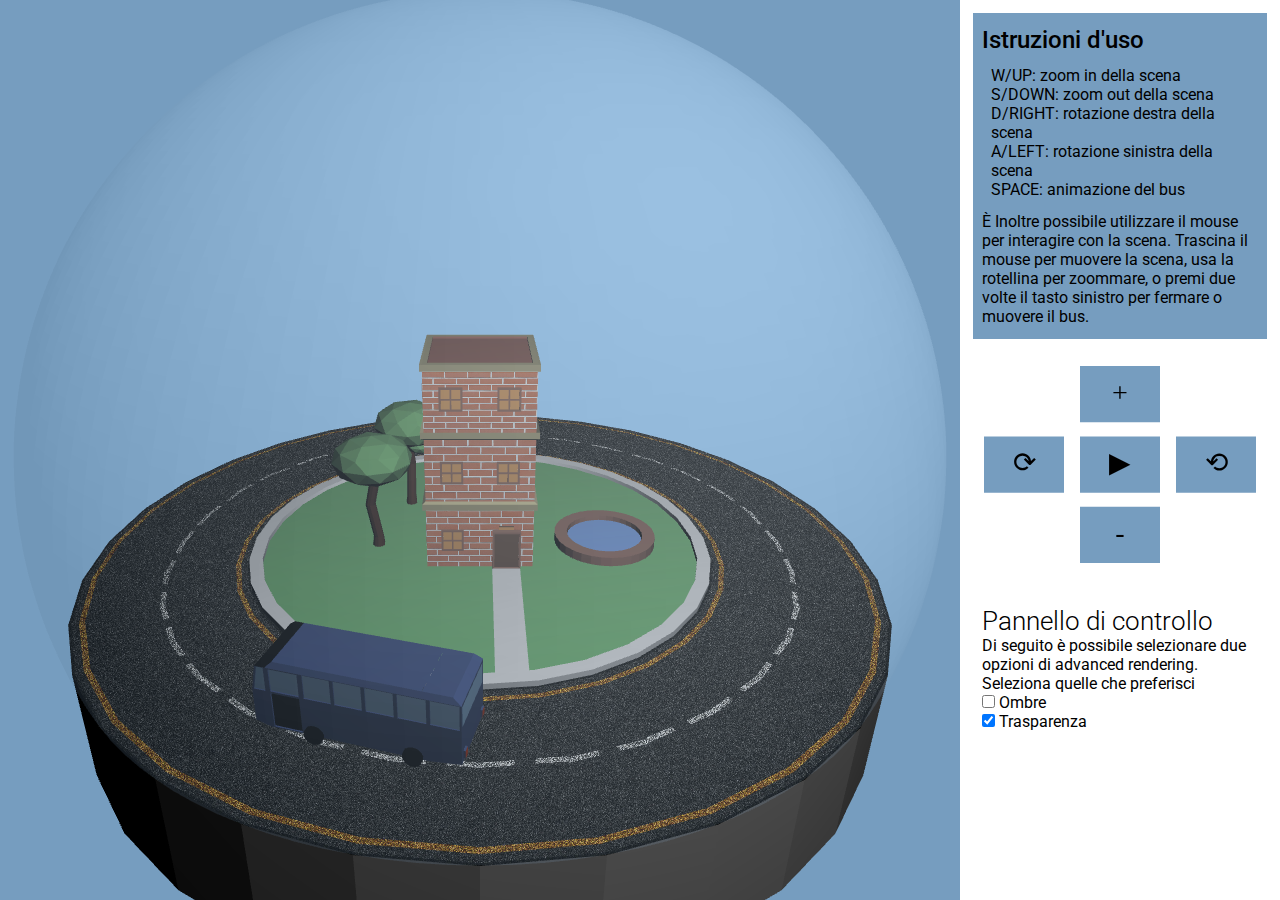
<file: project/index.html>
<!doctype html>
<html lang="en">
<head>
    <meta charset="UTF-8">
    <meta content="width=device-width, user-scalable=no, initial-scale=1.0, maximum-scale=1.0, minimum-scale=1.0"
          name="viewport">
    <meta content="ie=edge" http-equiv="X-UA-Compatible">
    <title>CG Project</title>
    <script src="lib/m4.js"></script>
    <link href="https://fonts.googleapis.com" rel="preconnect">
    <link crossorigin href="https://fonts.gstatic.com" rel="preconnect">
    <link href="https://fonts.googleapis.com/css2?family=Roboto:wght@100;300;400;500;700&display=swap" rel="stylesheet">
    <link href="style.css" rel="stylesheet">
</head>
<body>
<div id="container">
    <canvas id="canvas"></canvas>
    <div id="controls-container">
        <div id="guide">
            <h2>Istruzioni d'uso</h2>
            <ul style="padding: 1vw 1vh">
                <li>W/UP: zoom in della scena</li>
                <li>S/DOWN: zoom out della scena</li>
                <li>D/RIGHT: rotazione destra della scena</li>
                <li>A/LEFT: rotazione sinistra della scena</li>
                <li>SPACE: animazione del bus</li>
            </ul>
            È Inoltre possibile utilizzare il mouse per interagire con la scena. Trascina il mouse per muovere la scena,
            usa la rotellina per zoommare, o premi due volte il tasto sinistro per fermare o muovere il bus.
        </div>
        <canvas id="controls"></canvas>
        <div id="controls-text">
            <h3>Pannello di controllo</h3>
            <p>Di seguito è possibile selezionare due opzioni di advanced rendering. Seleziona quelle che preferisci</p>
            <form style="display: flex; flex-direction: column">
                <div>
                    <input autocomplete="off" onchange="shadowEnabled = !shadowEnabled" type="checkbox"
                           value="shadowEnabled">
                    Ombre
                </div>
                <div>

                    <input autocomplete="off" checked onchange="transaprencyEnabled = !transaprencyEnabled"
                           type="checkbox"> Trasparenza
                </div>
            </form>
        </div>
    </div>
</div>

<script id="vs" type="x-shader/x-vertex">
attribute vec4 a_position;
attribute vec3 a_normal;
attribute vec3 a_tangent;
attribute vec2 a_texcoord;
attribute vec4 a_color;

uniform mat4 u_projection;
uniform mat4 u_view;
uniform mat4 u_world;
uniform vec3 u_viewWorldPosition;

varying vec3 v_normal;
varying vec2 v_texcoord;
varying vec4 v_color;
varying vec3 vertPos;

void main() {
    vertPos = vec3(u_world * a_position);
    vec4 worldPosition = u_world * a_position;
    gl_Position = u_projection * u_view * worldPosition;

    mat3 normalMat = mat3(u_world);
    v_normal = normalize(normalMat * a_normal);

    v_texcoord = a_texcoord;
    v_color = a_color;
}

</script>
<script id="fs" type="x-shader/x-fragment">
precision highp float;

varying vec3 v_normal;
varying vec2 v_texcoord;
varying vec4 v_color;
varying vec3 vertPos;

uniform vec3 diffuse;
uniform sampler2D diffuseMap;
uniform vec3 ambient;
uniform sampler2D specularMap;
uniform sampler2D normalMap;
uniform float opacity;
uniform vec3 u_ambientLight;
uniform vec3 u_lightPosition;

void main() {
    vec3 normal = normalize(v_normal) * (float(gl_FrontFacing) * 2.0 - 1.0);

    vec4 diffuseMapColor = texture2D(diffuseMap, v_texcoord);
    vec3 effectiveDiffuse = diffuse * diffuseMapColor.rgb * v_color.rgb;

    vec3 N = normalize(normal);
    vec3 L = normalize(u_lightPosition - vertPos);

    // Lambert's cosine law
    float lambertian = max(dot(N, L), 0.0);

    gl_FragColor = vec4((
    ambient * u_ambientLight +
    effectiveDiffuse * lambertian),
    opacity);
}

</script>

<script id="vertex-shader-3d" type="x-shader/x-vertex">
attribute vec4 a_position;
attribute vec2 a_texcoord;
attribute vec3 a_normal;
attribute vec4 a_color;


uniform mat4 u_projection;
uniform mat4 u_view;
uniform mat4 u_world;
uniform mat4 u_textureMatrix;

varying vec2 v_texcoord;
varying vec4 v_projectedTexcoord;
varying vec3 v_normal;
varying vec4 v_color;
varying vec3 vertPos;

void main() {
    vertPos = vec3(u_world * a_position);
    // Multiply the position by the matrix.
    vec4 worldPosition = u_world * a_position;

    gl_Position = u_projection * u_view * worldPosition;

    // Pass the texture coord to the fragment shader.
    v_texcoord = a_texcoord;

    v_projectedTexcoord = u_textureMatrix * worldPosition;

    // orient the normals and pass to the fragment shader
    v_normal = mat3(u_world) * a_normal;

    v_color = a_color;
}

</script>
<script id="fragment-shader-3d" type="x-shader/x-fragment">
precision mediump float;

// Passed in from the vertex shader.
varying vec2 v_texcoord;
varying vec4 v_projectedTexcoord;
varying vec3 v_normal;
varying vec4 v_color;
varying vec3 vertPos;

uniform vec4 u_colorMult;
uniform sampler2D u_texture;
uniform sampler2D u_projectedTexture;
uniform float u_bias;
uniform vec3 u_reverseLightDirection;
uniform vec3 u_lightPosition;

// Material Properties
uniform sampler2D diffuseMap;
uniform sampler2D normalMap;
uniform vec3 diffuse;
uniform vec3 ambient;
uniform float opacity;

void main() {
    // because v_normal is a varying it's interpolated
    // so it will not be a unit vector. Normalizing it
    // will make it a unit vector again
    vec3 normal = normalize(v_normal);

    float light = dot(normal, u_reverseLightDirection);

    vec3 projectedTexcoord = v_projectedTexcoord.xyz / v_projectedTexcoord.w;
    float currentDepth = projectedTexcoord.z + u_bias;

    bool inRange =
    projectedTexcoord.x >= 0.0 &&
    projectedTexcoord.x <= 1.0 &&
    projectedTexcoord.y >= 0.0 &&
    projectedTexcoord.y <= 1.0;

    // the 'r' channel has the depth values
    float projectedDepth = texture2D(u_projectedTexture, projectedTexcoord.xy).r;
    float shadowLight = (inRange && projectedDepth <= currentDepth) ? 0.25 : 1.0;

    vec4 diffuseMapColor = texture2D(diffuseMap, v_texcoord);
    vec3 effectiveDiffuse = diffuse * diffuseMapColor.rgb * v_color.rgb;
    float effectiveOpacity = opacity * diffuseMapColor.a * v_color.a;

    vec4 texColor = texture2D(u_texture, v_texcoord) * u_colorMult;

    vec3 N = normalize(normal);
    vec3 L = normalize(u_lightPosition - vertPos);

    // Lambert's cosine law
    float lambertian = max(dot(N, L), 0.0);

    gl_FragColor = vec4(
    effectiveDiffuse.rgb * light * shadowLight * lambertian * 2.0,
    effectiveOpacity);
}
</script>


<script id="color-vertex-shader" type="x-shader/x-vertex">
attribute vec4 a_position;

uniform mat4 u_projection;
uniform mat4 u_view;
uniform mat4 u_world;

void main() {
    // Multiply the position by the matrices.
    gl_Position = u_projection * u_view * u_world * a_position;
}

</script>
<script id="color-fragment-shader" type="x-shader/x-fragment">
precision mediump float;

uniform vec4 u_color;
void main() {
    gl_FragColor = u_color;
}

</script>


<script src="lib/webgl-utils.js"></script>
<script src="lib/utils.js"></script>

<script src="./main.js"></script>
<script src="./lib/gui.js"></script>
</body>
</html>
</file>
<file: project/style.css>
* {
    border: 0;
    padding: 0;
    margin: 0;
    box-sizing: border-box;
}

body {
    font-family: 'Roboto', sans-serif;
}

h2 {
    font-weight: 500;
}

h3 {
    font-weight: 300;
    font-size: 1.6rem;
}

#container {
    /*display: inline;*/
    display: flex;
    flex-direction: row;
    flex-grow: inherit;
}

#canvas {
    flex: 3;
    float: left;
    height: 100vh;
    background-color: #769dbf;
    width: 75vw;
}

#controls-container {
    flex: 1;
}

#guide, #controls-text {
    padding: 1vw 1vh;
    margin: 1vw;
}

#guide {
    background-color: #769dbf;
}

#guide ul {
    list-style: none;
}

@media screen and (max-width: 720px) {
    #container {
        flex-direction: column;
        height: 100vh;
    }

    #canvas {
        width: 100vw;
    }

    #controls-container {
        display: flex;
        flex-direction: row-reverse;
    }

    #controls {
        flex: 1;
        float: left;
    }

    #controls-text {
        width: 50vw;
        float: left;
        flex: 1;
        /*display: none;*/
        /*font-size: 0.7rem;*/
    }

    h3 {
        font-size: 1.2rem;
    }

    #guide {
        display: none;
    }
}
</file>
